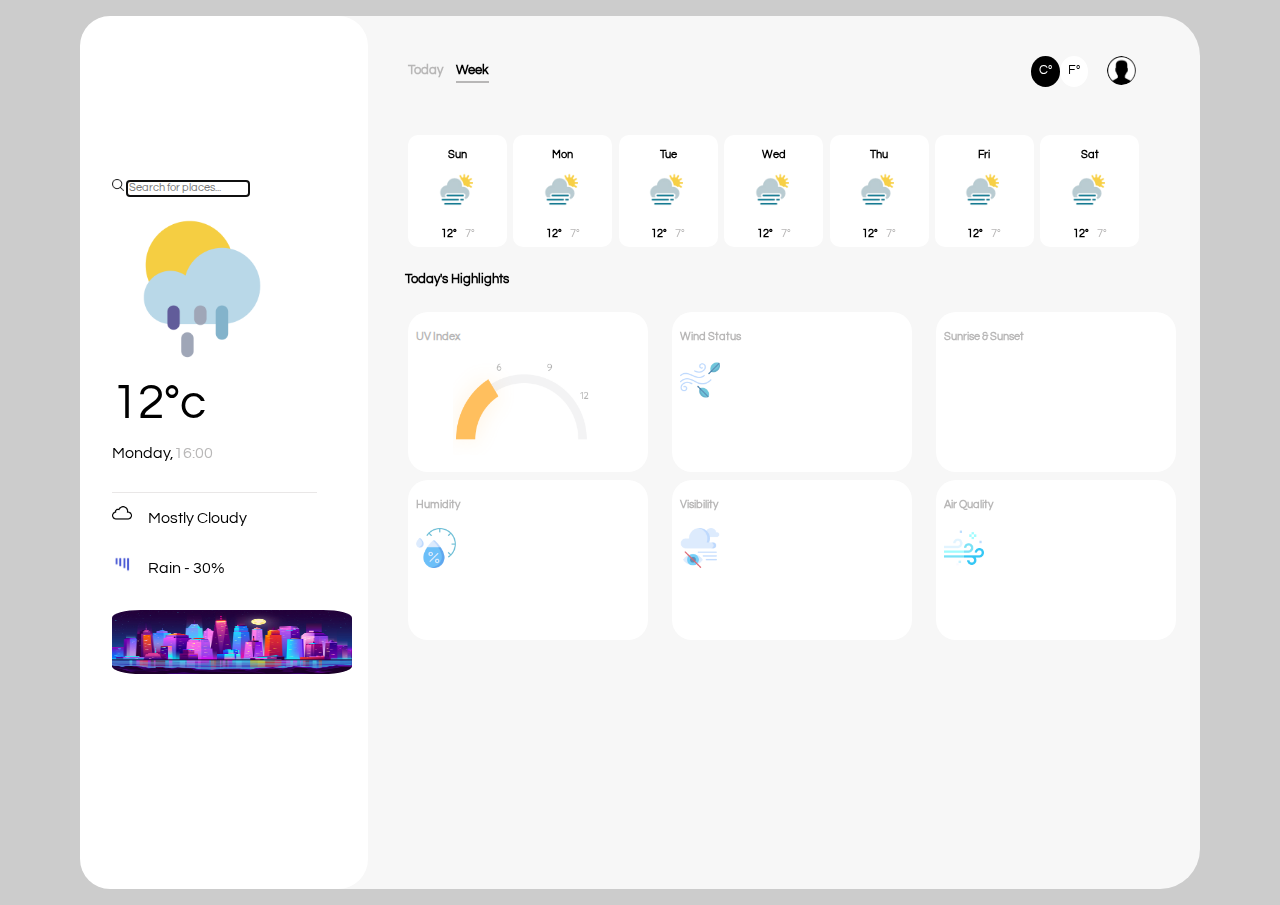
<file: index.html>
<!DOCTYPE html>
<html lang="en">
<head>
    <meta charset="UTF-8">
    <meta http-equiv="X-UA-Compatible" content="IE=edge">
    <meta name="viewport" content="width=device-width, initial-scale=1.0">
    <link rel="icon" href="icons/c02d.png" type="img/png">
    <link rel="stylesheet" href="css/normalize.css">
    <link rel="stylesheet" href="css/style.css">
    <link href="https://fonts.googleapis.com/css2?family=Questrial&display=swap" rel="stylesheet">
    <title>Weather App</title>
</head>
<body>
    <div class="wrapper">
        <div class="container">
            <div class="container-today">
                <div class="search-container">
                   <div id="search"></div>
                   <input type="text" id="city" placeholder="Search for places...">
                </div>
                <div  id="today-icon" class="cloud-raining-sun"></div>
                <h1 id="today-degrees">12°c</h1>
                <h2 id="today-date"><span id="day">Monday,</span><span id="hour">16:00</span></h2>
                <ul id="today-weather__list">
                    <li  class="today-weather__list--item">
                        <div id="cloud-icon"></div>
                        <p id="today-description">Mostly Cloudy</p>
                    </li>
                    <li  class="today-weather__list--item">
                      <div id="rain-icon"></div>
                      <p id="today-rain__prob">Rain - 30%</p>
                    </li>
                </ul>
                <div class="container-current__city">
                  <img src="img/city.jpg" class="image-city" alt="currentcity">
                  <h3 id="current-city"></h3>
                </div>
            </div>

            <div class="container-time">
                <nav class="navbar">
                    <div class="nav__days">
                          <a href="#">Today</a>
                          <a href="#">Week</a>
                    </div>
                    <div class="nav__weather">
                          <a href="#">C°</a>
                          <a href="#">F°</a>
                          <a class="img__user" href="user.html"></a>
                    </div>
                </nav>
                <div class="container-time__week">
                  <ul id="week">
                    <li class="day">
                        <p class="day-title">Sun</p>
                        <img id="sund" class="day-img" src="icons/a01d.png">
                        <div class="day-degrees">
                            <h3 class="max">12°</h3>
                            <h3 class="min">7°</h3>
                        </div>
                    </li>
                    <li class="day">
                        <p class="day-title">Mon</p>
                        <img id="mon" class="day-img" src="icons/a01d.png"> 
                        <div class="day-degrees">
                            <h3 class="max">12°</h3>
                            <h3 class="min">7°</h3>
                        </div>
                    </li>
                    <li class="day">
                        <p class="day-title">Tue</p>
                        <img id="tue" class="day-img" src="icons/a01d.png">
                        <div class="day-degrees">
                           <h3 class="max">12°</h3>
                           <h3 class="min">7°</h3>
                        </div>
                    </li>
                    <li class="day">
                        <p class="day-title">Wed</p>
                        <img id="wed" class="day-img" src="icons/a01d.png"> 
                        <div class="day-degrees">
                            <h3 class="max">12°</h3>
                            <h3 class="min">7°</h3>
                        </div>
                    </li>
                    <li class="day">
                        <p class="day-title">Thu</p>
                        <img id="thu" class="day-img" src="icons/a01d.png"> 
                        <div class="day-degrees">
                            <h3 class="max">12°</h3>
                            <h3 class="min">7°</h3>
                        </div>
                    </li>
                    <li class="day">
                        <p class="day-title">Fri</p>
                        <img id="fri" class="day-img" src="icons/a01d.png"> 
                        <div class="day-degrees">
                            <h3 class="max">12°</h3>
                            <h3 class="min">7°</h3>
                        </div>
                    </li>
                    <li class="day">
                        <p class="day-title">Sat</p>
                        <img id="sat" class="day-img" src="icons/a01d.png"> 
                        <div class="day-degrees">
                            <h3 class="max">12°</h3>
                            <h3 class="min">7°</h3>
                        </div>
                    </li>
                 </ul>
                </div>
       
                <div class="container-time__highlights">
                  <h2 class="highlights__title">Today's Highlights</h2>
                  <ul id="highlights">
                    <div class="highlight-container">
                      <li>
                        <div id="uv-container" class="highlight">
                          <h3 id="uv-title">UV Index</h3>
                          <img id="uv-icon" src="img/uv.png" alt="uvi">
                          <h3 id="uv"></h3>
                        </div>
                      </li>
                      <li>
                        <div class="highlight">
                          <h3>Wind Status</h3>
                          <h3 id="wind"></h3>
                          <img id="wind-icon" src="img/wind-status.png" alt="airq">
                        </div>
                      </li>
                      <li>
                        <div class="highlight">
                          <h3>Sunrise & Sunset</h3>
                          <h3 id="sunrise"></h3>
                        </div>
                      </li>
                    </div>
                    <div class="highlight-container">
                      <li>
                        <div class="highlight">
                          <h3>Humidity</h3>
                          <h3 id="humidity"></h3>
                          <img id="hum-icon" src="img/humidity.png" alt="hum">
                        </div>
                      </li>
                      <li>
                        <div class="highlight">
                          <h3>Visibility</h3>
                          <h3 id="visibility"></h3>
                          <img id="vis-icon" src="img/low-visibility.png" alt="vis">
                        </div>
                      </li>
                      <li>
                        <div class="highlight">
                          <h3>Air Quality</h3>
                          <h3 id="air"></h3>
                          <img id="air-icon" src="img/wind.png" alt="airq">
                        </div>
                      </li>
                    </div>
                  </ul>
                </div>
            </div>
        </div>  
    </div>
    <script src="js/app.js"></script>
</body>
</html>
</file>
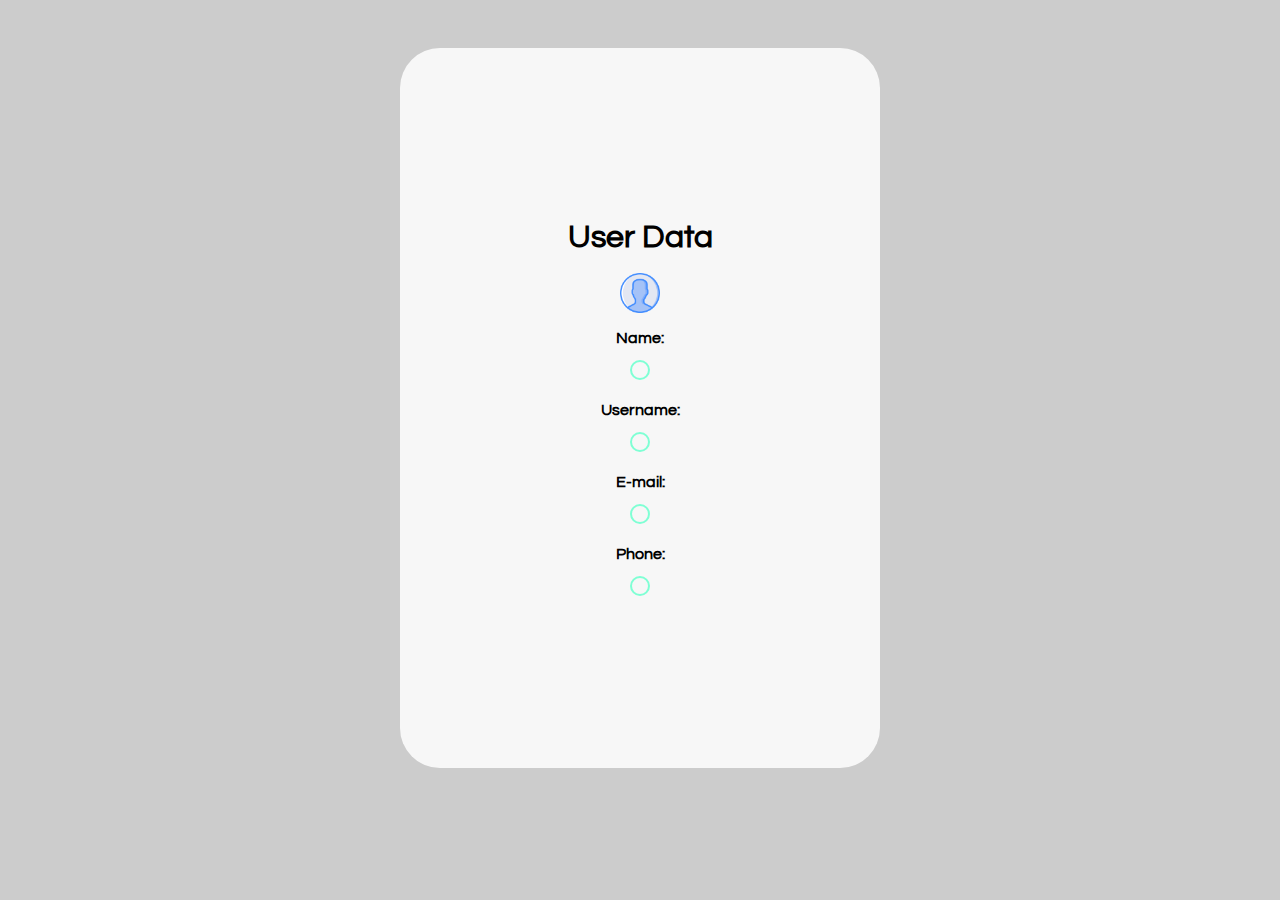
<file: user.html>
<!DOCTYPE html>
<html lang="en">
<head>
    <meta charset="UTF-8">
    <meta http-equiv="X-UA-Compatible" content="IE=edge">
    <meta name="viewport" content="width=device-width, initial-scale=1.0">
    <link rel="icon" href="icons/c02d.png" type="img/png">
    <link rel="stylesheet" href="css/normalize.css">
    <link rel="stylesheet" href="css/user.css">
    <link href="https://fonts.googleapis.com/css2?family=Questrial&display=swap" rel="stylesheet">
    <title>Weather App</title>
</head>
<body>
    <div class="wrapper">
        <div class="container">
            <form class="form">
                <h1>User Data</h1>
                <div class="img"></div>
                <div class="field">
                    <label for="name">Name: </label>
                    <h3 id="user"></h3>
                </div>
                <div class="field">
                    <label for="username">Username: </label>
                     <h3 id="username"></h3>
                </div>
                <div class="field">
                    <label for="email">E-mail: </label>
                     <h3 id="email"></h3>
                </div>
                <div class="field">
                    <label for="phone">Phone: </label>
                    <h3 id="phone"></h3>
                </div>
            </form> 
        </div>  
    </div>
    <script src="js/user.js"></script>
</body>
</html>
</file>
<file: css/style.css>
html {
    box-sizing: border-box;
}
*, *:before, *:after {
    box-sizing: inherit;
}
body {
    font-family: 'Questrial', sans-serif;;
    background-color: rgb(204, 204, 204);
    display: flex;
    flex-direction: row;
    align-items: center;
    justify-content: center;
    padding: 1rem 5rem;
    overflow-y: hidden;
}
.wrapper {
    display: flex;
    flex-direction: column;
    align-items: center;
    justify-content: center;
    height: 97vh;
    width: 100vw;
    background-color: rgba(255, 255, 255, 0.849);
    border-radius: 2.5rem;
}
.container {
    display: flex;
    flex-direction: row;
    height: 100%;
    width: 100%; 
}
.container-time {
    display: flex;
    flex-direction: column;
    padding-top: 2.5rem;
    width: 80%;
}
.navbar {
    display: flex;
    flex-direction: row;
    justify-content: space-between;
    align-items: baseline;
    padding-bottom: 2rem;
    margin-right: 3rem;
    font-size: 0.8rem;
    flex-wrap: wrap;
}
.navbar .nav__weather {
    margin-right: 1rem;
    display: flex;
    flex-direction: row;
}
.navbar .nav__weather .img__user {
    background-image: url(../img/image.png);
    background-size: cover;
    width: 1.8rem;
    height: 1.8rem; 
    cursor: pointer;
    margin-left: 1.2rem;
}
.navbar .nav__weather a {
    text-decoration: none;
    border-radius: 50%;
    padding: 0.5rem;
    color: black;
    background-color: white;
}
.navbar .nav__weather a:nth-child(1) {
    background-color: black;
    color: white;
}
.navbar .nav__days {
    margin-left: 2.5rem;
    display: flex;
    flex-direction: row;
}
.navbar .nav__days a:nth-child(1) {
    text-decoration: none;
    color: rgb(184, 183, 183);
    font-weight: bolder;
    margin-right: 0.8rem;
}
.navbar .nav__days a:nth-child(2) {
    color: black;
    font-weight: bolder;
    text-decoration: none;
    border-bottom: 2px solid rgb(184, 183, 183);
    padding-bottom: 2px;
}
#week {
    display: flex;
    flex-direction: row;
    list-style-type: none;
}
#week .day {
    display: flex;
    flex-direction: column;
    align-items: center;
    justify-content: center;
    margin-right: 0.4rem;
    background-color:white;
    width: 12.5%;
    height: 7rem;
    border-radius: 10px;
    padding-bottom: 2rem;
}
.day-title {
    padding-top: 2.5rem;
    margin-bottom: 5px;
    font-weight: bolder;
    font-size: 0.7rem;
}
.day-img {
    width: 50px;
    height: 50px;
}
.day-degrees{
    display: flex;
    flex-direction: row;
    font-size: 0.6rem;
}
.day-degrees .max{
    margin-right: 0.5rem;
}
.day-degrees .min{
    color: rgb(184, 183, 183); 
    font-weight: lighter;
}
.container-time__highlights{
    display: flex;
    flex-direction: column;
}
.highlights__title {
    font-size: 0.8rem;
    margin-left: 2.3rem;
    margin-bottom: 0.5rem;
}
#highlights {
    list-style-type: none;
    display: flex;
    flex-direction: column;
}
.highlight-container {
    display: flex;
    flex-direction: row;  
    padding-bottom: 0.5rem;
}
.highlight {
    margin-right: 1.5rem;
    background-color: white;
    font-size: 0.6rem;
    color: rgb(184, 183, 183);
    font-weight: lighter;
    width: 15rem;
    height: 10rem;
    padding: 0.5rem;
    border-radius: 20px;
}
#humidity, #wind, #visibility, #air {
    color: black;
    font-size: 2rem;
    text-align: start;
    font-weight: lighter;
    margin-bottom: 0.2rem;
    margin-top: 1rem;
}
#wind span {
    font-size: 1.2rem;
}
#icon-sunrise {
    width: 55px;
    height: 50px;
}
#icon-sunset {
    width: 50px;
    height: 45px;
}
 #sunrise {
    display: flex;
    flex-direction: row;
    align-items: center;
    justify-content: center;
    color: black;
    font-size: 1rem;
    font-weight: lighter;
    text-align: center;
    padding-top: 1rem;
}
#uv-icon {
    width: 150px;
    height: 100px;
}
#uv-container {
    position: relative;
    display: inline-block;
    text-align: center;
}
#uv-title{
    display: flex;
    align-self: flex-start;
    flex-direction: row;
}
#uv{
    font-size: 1.4rem;
    font-weight: lighter;
    color: black;
    position: absolute;
    top: 50%;
    left: 50%;
    transform: translate(-50%, -50%);
}

#air-icon, #hum-icon, #vis-icon, #wind-icon {
    width: 40px;
    height: 40px;
}
.container-today {
    display: flex;
    flex-direction: column;
    align-items: flex-start;
    justify-content: center;
    background-color: white;
    border-radius: 30px;
    padding-left: 2rem;
    padding-bottom: 3rem;
    width: 30%;
}
.search-container {
    display: flex;
    flex-direction: row;
    align-items: baseline;
}
#city {
    font-size: 0.7rem;
    border: none;
    width: 80%;
}
.container-today #search {
    background-image: url(../img/search.png);
    background-size: cover;
    width: 12px;
    height: 12px;
    margin-right: 3px;
}
.container-today #today-icon {
    background-image: url(../img/cloud-raining-sunny.png);
    background-size: cover;
    width: 180px;
    height: 180px;
}
.container-today h1 {
    font-size: 3rem;
    font-weight: lighter;
    margin: 0;
}
.container-today #today-date {
    font-size: 1rem;
    font-weight: lighter;
}
.container-today #today-date #hour {
    color: rgb(184, 183, 183);
}
.container-today #today-date #day {
    color: black;
}
#today-weather__list {
    list-style-type: none;
    padding:0;
    border-top: 1px solid rgb(233, 231, 231);
    width: 80%;
}
.today-weather__list--item {
    display: flex;
    flex-direction: row;
    align-items: baseline;
}
#today-weather__list  .today-weather__list--item #rain-icon {
    background-image:  url(../img/rain.PNG);
    background-size: cover;
    width: 20px;
    height: 20px;
    margin-right: 1rem;
}
#today-weather__list .today-weather__list--item #cloud-icon {
    background-image:  url(../img/cloudy-icon.png);
    background-size: cover;
    width: 20px;
    height: 20px;
    margin-right: 1rem;
}
#today-weather__list .today-weather__list--item #cloud-icon.sunny {
    background-image:  url(../img/sun.png);
    background-size: cover;
    width: 20px;
    height: 20px;
    margin-right: 1rem;
}
#today-weather__list .today-weather__list--item #cloud-icon.cloud_rain_sun {
    background-image:  url(../img/cloud-raining-sunny.png);
    background-size: cover;
    width: 20px;
    height: 20px;
    margin-right: 1rem;
}

.container-today .container-current__city {
   position: relative;
}

.container-today .container-current__city .image-city {
    width: 15rem;
    height: 4rem;
    border-radius: 12%;
}
#today-icon.clouds {
    background-image: url(../img/cloudy-sunny.png);
    background-size: cover;
    width: 180px;
    height: 180px;
}
#today-icon.clear {
    background-image: url(../img/sun.png);
    background-size: cover;
    width: 180px;
    height: 180px;
}
#today-icon.rain {
    background-image: url(../img/cloud-raining.png);
    background-size: cover;
    width: 180px;
    height: 180px;
}
#today-icon.cloud-rain-sun {
    background-image: url(../img/cloud-raining-sunny.png);
    background-size: cover;
    width: 180px;
    height: 180px;
}
.container-today #current-city {
    font-size: 100%;
    color: lightblue;
    text-shadow: 2px 1px rgb(63, 4, 63);
    position: absolute;
    top: 20%;
    left: 50%;
    transform: translate(-50%, -50%);
}
@media (max-width: 1200px) {
    body {
      overflow-y:visible;
    }
    .highlight{
      width: 20vw;
    }
    #icon-sunset, #icon-sunrise{
        width: 30px;
        height: 25px;
    }
    .container-today .container-current__city .image-city {
        width: 13rem;
        height: 4rem;
        padding-right: 1rem;
    }
}
@media (max-width: 768px) {
    body{
      overflow-y:visible;
    }
    .container-time{
        width: 100vw;
        padding-right: 4rem;
        background-color: rgba(255, 255, 255, 0.849);
    }
    .container{
        flex-direction: column;
    }
    .container-today{
        width: 100vw;
        border-bottom-left-radius: 0;
        border-bottom-right-radius: 0;
        padding-top: 1rem;
        padding-bottom: 0;
    }
    .highlights__title {
       text-align: center;
    }
    .highlight-container {
        align-items: center;
        justify-content: center;
        flex-direction: column;
    }
    .highlight {
        margin-bottom: 1rem;
        margin-right: 0;
        width: 15rem;
    }
    #week {
        flex-wrap: wrap;
        align-items: center;
        justify-content: center;
    }
    #week .day {
        width: 40%;
        margin-top: 0.5rem;
    }
    .navbar{
        padding-top: 2rem;
    }
    #icon-sunset, #icon-sunrise{
        width: 50px;
        height: 45px;
    }
}
@media (max-width: 320px) {
    .navbar .nav__weather {
        margin-left: 2.5rem;
        margin-top: 1rem;
    }
    #week .day {
       margin-right: 1rem;
    }
}
</file>
<file: css/user.css>
html {
    box-sizing: border-box;
}
*, *:before, *:after {
    box-sizing: inherit;
}
body {
    font-family: 'Questrial', sans-serif;;
    background-color: rgb(204, 204, 204);
    display: flex;
    flex-direction: row;
    align-items: center;
    justify-content: center;
    padding: 3rem 4rem;
    overflow-y: hidden;
    pointer-events: none;
}
.wrapper {
    display: flex;
    flex-direction: column;
    justify-content: center;
    align-items: center;
    height: 80vh;
    width: 30rem;
    background-color: rgba(255, 255, 255, 0.849);
    border-radius: 2.5rem;
}

.form {
    display: flex;
    flex-direction: column;
}
.form .img {
    background-image: url(../img/user.png);
    background-size: cover;
    width: 40px;
    height: 40px;
    align-self: center;
    margin-bottom: 1rem;
}
.form h1 {
   text-align: center;
   margin-bottom: 1rem;
}
.field {
    display: flex;
    flex-direction: column;
    align-items: center;
    padding-bottom: 0.5rem;
}
.field label {
    font-weight: bolder;
    font-size: 1rem;
}
.field h3 {
    font-weight: lighter;
    color: rgb(184, 183, 183);
    border: 2px solid aquamarine;
    padding: 0.5rem;
    border-radius: 20px;
    font-size: 0.8rem;
}
</file>
